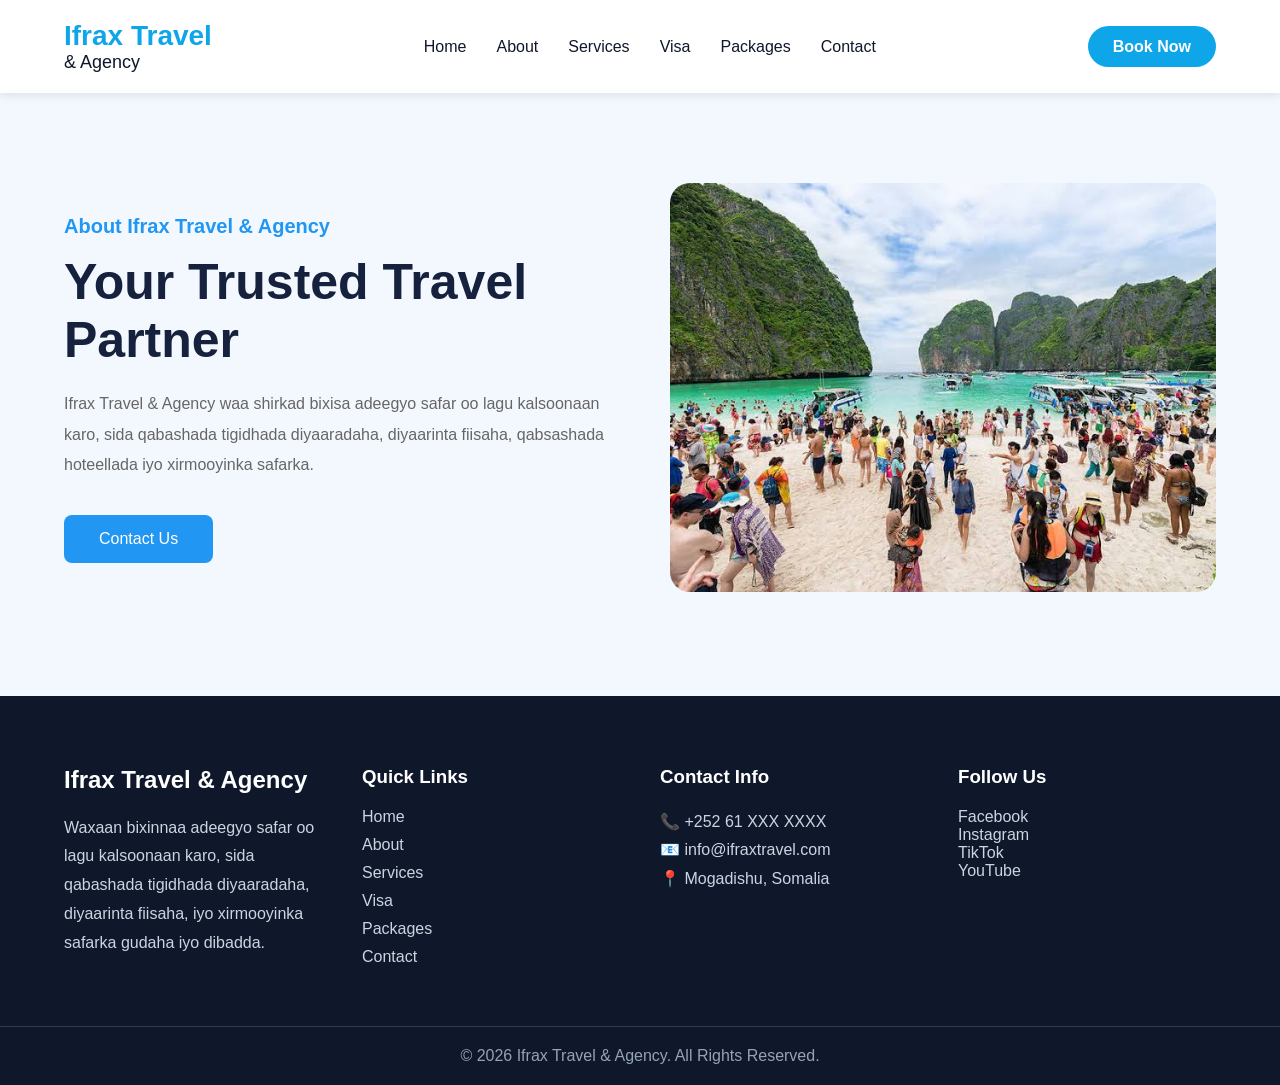
<file: about.html>
<!DOCTYPE html>
<html lang="en">

<head>

    <!-- Character Encoding -->
    <meta charset="UTF-8">

    <!-- Responsive Design -->
    <meta name="viewport" content="width=device-width, initial-scale=1.0">

    <!-- Website Title -->
    <title>Ifrax Travel & Agency</title>

    <!-- CSS File -->
    <link rel="stylesheet" href="css/style.css">

</head>

<body>

    <!-- Main Header Start -->
    <header class="main-header">

        <div class="container">

            <!-- Logo -->
            <div class="logo">
                <h1>Ifrax Travel</h1>
                <span>& Agency</span>
            </div>


            <!-- Navigation Menu -->
            <nav class="navbar">

                <ul>
                    <li><a href="index.html">Home</a></li>
                    <li><a href="about.html">About</a></li>
                    <li><a href="Services.html">Services</a></li>
                    <li><a href="Visa.html">Visa</a></li>
                    <li><a href="Packages.html">Packages</a></li>
                    <li><a href="Contact.html">Contact</a></li>
                </ul>

            </nav>


            <!-- Button -->
            <div class="header-btn">
                <a href="foom.html">Book Now</a>
            </div>


        </div>

    </header>
    <!-- Main Header End -->
     <!-- ================= HERO SECTION START ================= -->
      <!--================ ABOUT HERO START ================-->

<section class="about-hero">

    <div class="about-content">

        <h4>About Ifrax Travel & Agency</h4>

        <h1>Your Trusted Travel Partner</h1>

        <p>
            Ifrax Travel & Agency waa shirkad bixisa adeegyo safar oo lagu
            kalsoonaan karo, sida qabashada tigidhada diyaaradaha,
            diyaarinta fiisaha, qabsashada hoteellada iyo xirmooyinka safarka.
        </p>

        <a href="contact.html" class="about-btn">Contact Us</a>

    </div>

    <div class="about-image">

        <img src="sawiro/images 3.jpg" alt="About Image">

    </div>

</section>

<!--================ ABOUT HERO END ================-->




<footer class="footer">

    <div class="footer-container">

        <!-- Company -->
        <div class="footer-box">

            <h2>Ifrax Travel & Agency</h2>

            <p>
                Waxaan bixinnaa adeegyo safar oo lagu kalsoonaan karo, sida
                qabashada tigidhada diyaaradaha, diyaarinta fiisaha, iyo
                xirmooyinka safarka gudaha iyo dibadda.
            </p>

        </div>

        <!-- Quick Links -->
        <div class="footer-box">

            <h3>Quick Links</h3>

            <ul>
                <li><a href="index.html">Home</a></li>
                <li><a href="about.html">About</a></li>
                <li><a href="services.html">Services</a></li>
                <li><a href="visa.html">Visa</a></li>
                <li><a href="packages.html">Packages</a></li>
                <li><a href="contact.html">Contact</a></li>
            </ul>

        </div>

        <!-- Contact -->
        <div class="footer-box">

            <h3>Contact Info</h3>

            <p>📞 +252 61 XXX XXXX</p>
            <p>📧 info@ifraxtravel.com</p>
            <p>📍 Mogadishu, Somalia</p>

        </div>

        <!-- Social -->
        <div class="footer-box">

            <h3>Follow Us</h3>

            <a href="#">Facebook</a><br>
            <a href="#">Instagram</a><br>
            <a href="#">TikTok</a><br>
            <a href="#">YouTube</a>

        </div>

    </div>

    <div class="copyright">

        <p>
            © 2026 Ifrax Travel & Agency. All Rights Reserved.
        </p>

    </div>

</footer>

<!--================ FOOTER END ================-->


</body>


</html>
</file>
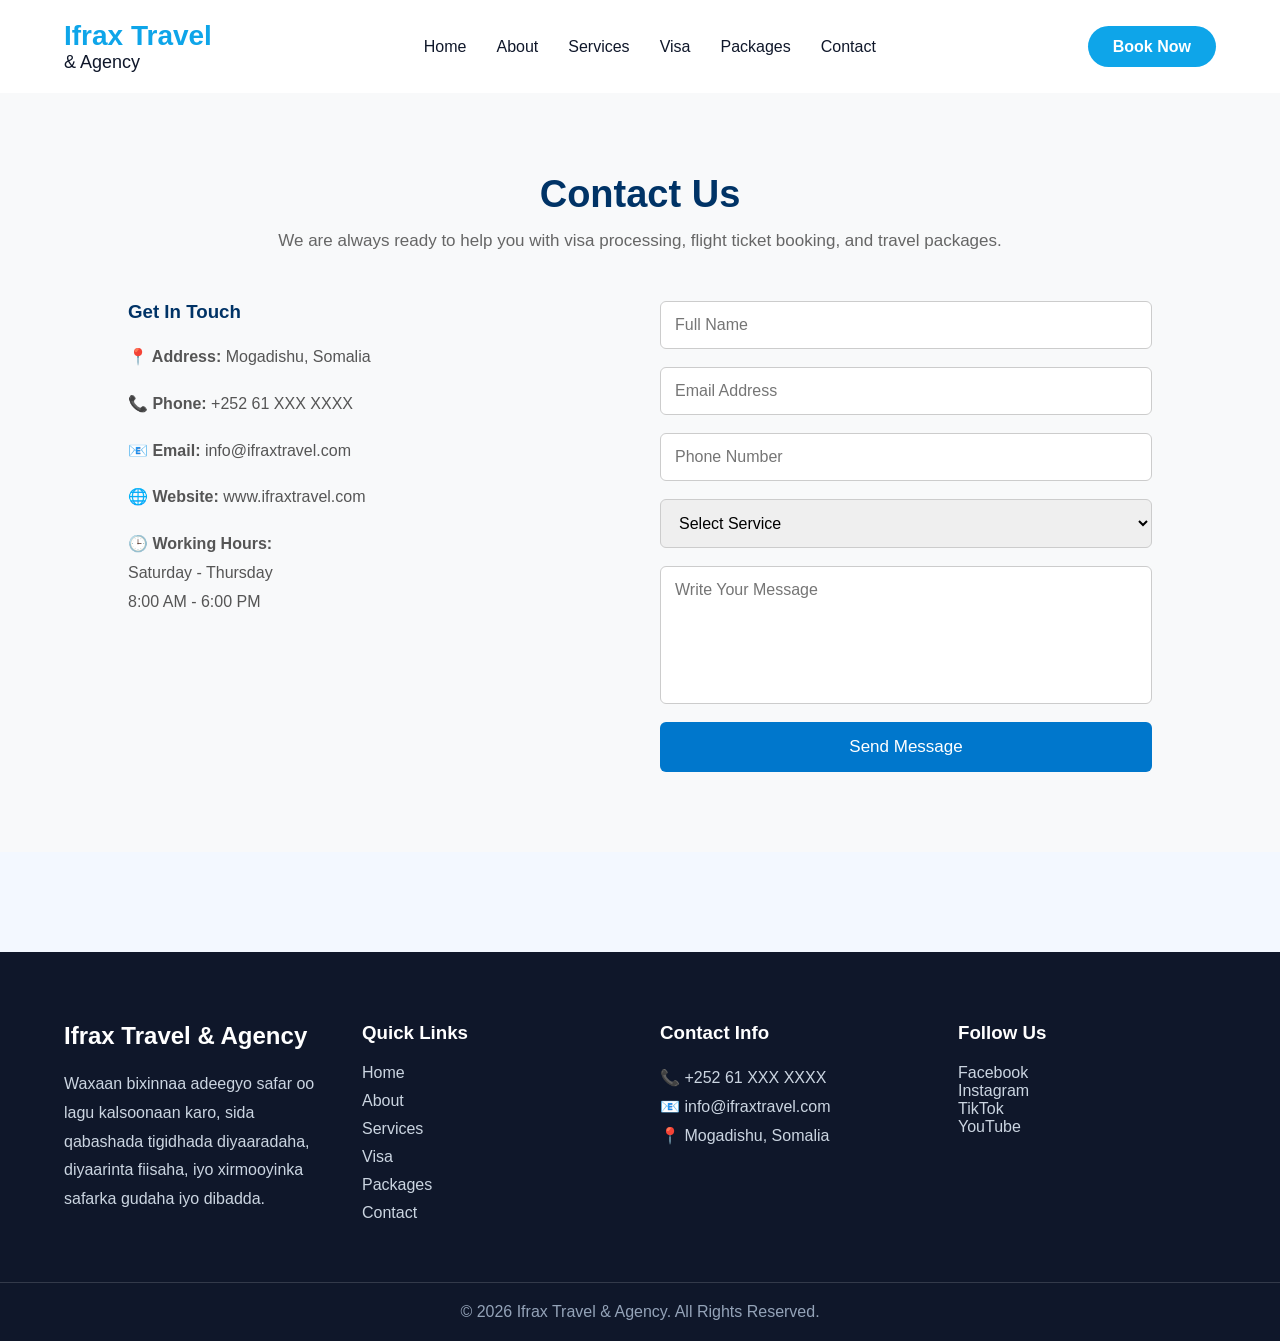
<file: Contact.html>
<!DOCTYPE html>
<html lang="en">

<head>

    <!-- Character Encoding -->
    <meta charset="UTF-8">

    <!-- Responsive Design -->
    <meta name="viewport" content="width=device-width, initial-scale=1.0">

    <!-- Website Title -->
    <title>Ifrax Travel & Agency</title>

    <!-- CSS File -->
    <link rel="stylesheet" href="css/style.css">

</head>

<body>

    <!-- Main Header Start -->
    <header class="main-header">

        <div class="container">

            <!-- Logo -->
            <div class="logo">
                <h1>Ifrax Travel</h1>
                <span>& Agency</span>
            </div>


            <!-- Navigation Menu -->
            <nav class="navbar">

                <ul>
                    <li><a href="index.html">Home</a></li>
                    <li><a href="about.html">About</a></li>
                    <li><a href="Services.html">Services</a></li>
                    <li><a href="Visa.html">Visa</a></li>
                    <li><a href="Packages.html">Packages</a></li>
                    <li><a href="Contact.html">Contact</a></li>
                </ul>

            </nav>


            <!-- Button -->
            <div class="header-btn">
                <a href="foom.html">Book Now</a>
            </div>


        </div>

    </header>
   <!-- Contact Section Start -->

<section class="contact">

    <div class="contact-title">
        <h2>Contact Us</h2>
        <p>
            We are always ready to help you with visa processing,
            flight ticket booking, and travel packages.
        </p>
    </div>

    <div class="contact-container">

        <!-- Contact Information -->

        <div class="contact-info">

            <h3>Get In Touch</h3>

            <p><strong>📍 Address:</strong> Mogadishu, Somalia</p>

            <p><strong>📞 Phone:</strong> +252 61 XXX XXXX</p>

            <p><strong>📧 Email:</strong> info@ifraxtravel.com</p>

            <p><strong>🌐 Website:</strong> www.ifraxtravel.com</p>

            <p><strong>🕒 Working Hours:</strong><br>
                Saturday - Thursday<br>
                8:00 AM - 6:00 PM
            </p>

        </div>

        <!-- Contact Form -->

        <div class="contact-form">

            <form>

                <input type="text"
                       placeholder="Full Name"
                       required>

                <input type="email"
                       placeholder="Email Address"
                       required>

                <input type="tel"
                       placeholder="Phone Number"
                       required>

                <select required>

                    <option value="">
                        Select Service
                    </option>

                    <option>
                        Visa Application
                    </option>

                    <option>
                        Flight Ticket Booking
                    </option>

                    <option>
                        Travel Package
                    </option>

                    <option>
                        Hotel Reservation
                    </option>

                </select>

                <textarea rows="6"
                    placeholder="Write Your Message"></textarea>

                <button type="submit">
                    Send Message
                </button>

            </form>

        </div>

    </div>

</section>

<!-- Contact Section End -->

    </form>

</div>

</body>
</html>


<footer class="footer">

    <div class="footer-container">

        <!-- Company -->
        <div class="footer-box">

            <h2>Ifrax Travel & Agency</h2>

            <p>
                Waxaan bixinnaa adeegyo safar oo lagu kalsoonaan karo, sida
                qabashada tigidhada diyaaradaha, diyaarinta fiisaha, iyo
                xirmooyinka safarka gudaha iyo dibadda.
            </p>

        </div>

        <!-- Quick Links -->
        <div class="footer-box">

            <h3>Quick Links</h3>

            <ul>
                <li><a href="index.html">Home</a></li>
                <li><a href="about.html">About</a></li>
                <li><a href="services.html">Services</a></li>
                <li><a href="visa.html">Visa</a></li>
                <li><a href="packages.html">Packages</a></li>
                <li><a href="contact.html">Contact</a></li>
            </ul>

        </div>

        <!-- Contact -->
        <div class="footer-box">

            <h3>Contact Info</h3>

            <p>📞 +252 61 XXX XXXX</p>
            <p>📧 info@ifraxtravel.com</p>
            <p>📍 Mogadishu, Somalia</p>

        </div>

        <!-- Social -->
        <div class="footer-box">

            <h3>Follow Us</h3>

            <a href="#">Facebook</a><br>
            <a href="#">Instagram</a><br>
            <a href="#">TikTok</a><br>
            <a href="#">YouTube</a>

        </div>

    </div>

    <div class="copyright">

        <p>
            © 2026 Ifrax Travel & Agency. All Rights Reserved.
        </p>

    </div>

</footer>

<!--================ FOOTER END ================-->


</body>


</html>
</file>
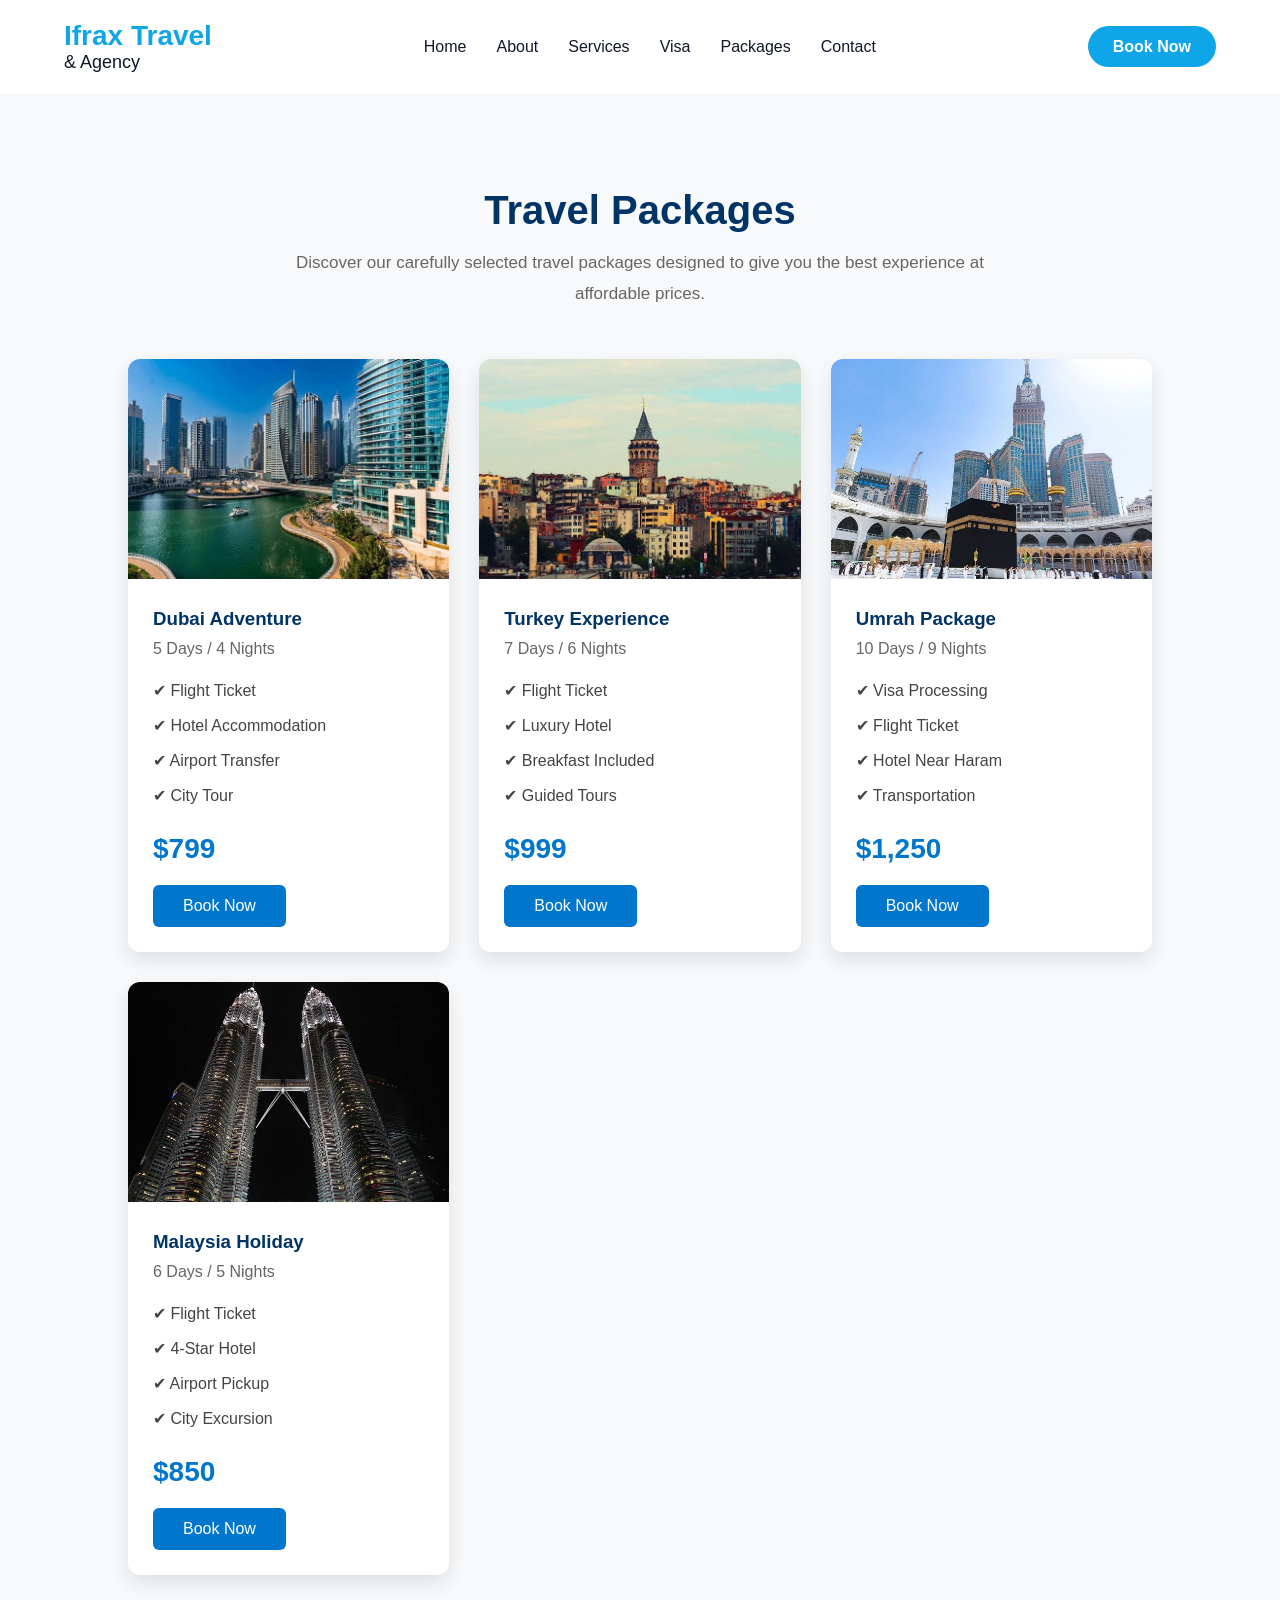
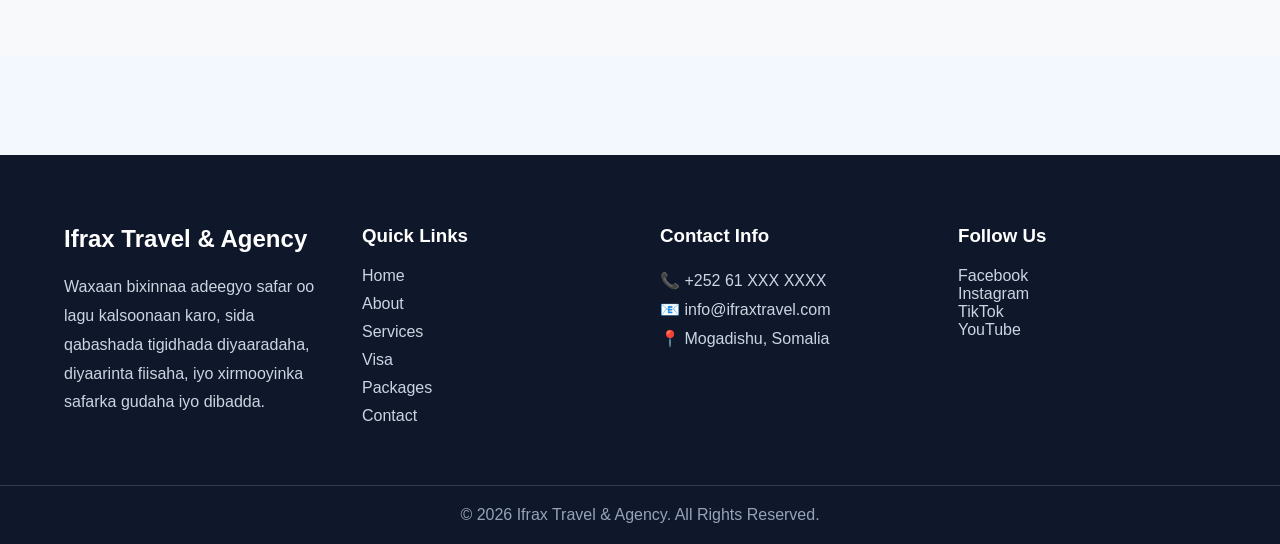
<file: Packages.html>
<!DOCTYPE html>
<html lang="en">

<head>

    <!-- Character Encoding -->
    <meta charset="UTF-8">

    <!-- Responsive Design -->
    <meta name="viewport" content="width=device-width, initial-scale=1.0">

    <!-- Website Title -->
    <title>Ifrax Travel & Agency</title>

    <!-- CSS File -->
    <link rel="stylesheet" href="css/style.css">

</head>

<body>

    <!-- Main Header Start -->
<header class="main-header">

        <div class="container">

            <!-- Logo -->
            <div class="logo">
                <h1>Ifrax Travel</h1>
                <span>& Agency</span>
            </div>


            <!-- Navigation Menu -->
            <nav class="navbar">

                <ul>
                    <li><a href="index.html">Home</a></li>
                    <li><a href="about.html">About</a></li>
                    <li><a href="Services.html">Services</a></li>
                    <li><a href="Visa.html">Visa</a></li>
                    <li><a href="Packages.html">Packages</a></li>
                    <li><a href="Contact.html">Contact</a></li>
                </ul>

            </nav>


            <!-- Button -->
            <div class="header-btn">
                <a href="foom.html">Book Now</a>
            </div>


        </div>

    </header>
    <!--================ PACKAGES START ================-->

<section class="packages">

    <div class="section-title">

        <h2>Travel Packages</h2>

        <p>
            Discover our carefully selected travel packages designed
            to give you the best experience at affordable prices.
        </p>

    </div>

    <div class="packages-container">

        <!-- Package 1 -->

        <div class="package-card">

            <img src="sawiro/d1.jpg" alt="Dubai Tour">

            <div class="package-content">

                <h3>Dubai Adventure</h3>

                <p>5 Days / 4 Nights</p>

                <ul>
                    <li>✔ Flight Ticket</li>
                    <li>✔ Hotel Accommodation</li>
                    <li>✔ Airport Transfer</li>
                    <li>✔ City Tour</li>
                </ul>

                <h4>$799</h4>

                <a href="foom.html" class="package-btn">Book Now</a>

            </div>

        </div>

        <!-- Package 2 -->

        <div class="package-card">

            <img src="sawiro/t2.jpg" alt="Turkey Tour">

            <div class="package-content">

                <h3>Turkey Experience</h3>

                <p>7 Days / 6 Nights</p>

                <ul>
                    <li>✔ Flight Ticket</li>
                    <li>✔ Luxury Hotel</li>
                    <li>✔ Breakfast Included</li>
                    <li>✔ Guided Tours</li>
                </ul>

                <h4>$999</h4>

                <a href="foom.html" class="package-btn">Book Now</a>

            </div>

        </div>

        <!-- Package 3 -->

        <div class="package-card">

            <img src="sawiro/umrah 3.jpg" alt="Umrah Package">

            <div class="package-content">

                <h3>Umrah Package</h3>

                <p>10 Days / 9 Nights</p>

                <ul>
                    <li>✔ Visa Processing</li>
                    <li>✔ Flight Ticket</li>
                    <li>✔ Hotel Near Haram</li>
                    <li>✔ Transportation</li>
                </ul>

                <h4>$1,250</h4>

                <a href="foom.html" class="package-btn">Book Now</a>

            </div>

        </div>

        <!-- Package 4 -->

        <div class="package-card">

            <img src="sawiro/m4.jpg" alt="Malaysia Tour">

            <div class="package-content">

                <h3>Malaysia Holiday</h3>

                <p>6 Days / 5 Nights</p>

                <ul>
                    <li>✔ Flight Ticket</li>
                    <li>✔ 4-Star Hotel</li>
                    <li>✔ Airport Pickup</li>
                    <li>✔ City Excursion</li>
                </ul>

                <h4>$850</h4>

                <a href="foom.html" class="package-btn">Book Now</a>

            </div>

        </div>

    </div>

</section>

<!--================ PACKAGES END ================-->   
<footer class="footer">

    <div class="footer-container">

        <!-- Company -->
        <div class="footer-box">

            <h2>Ifrax Travel & Agency</h2>

            <p>
                Waxaan bixinnaa adeegyo safar oo lagu kalsoonaan karo, sida
                qabashada tigidhada diyaaradaha, diyaarinta fiisaha, iyo
                xirmooyinka safarka gudaha iyo dibadda.
            </p>

        </div>

        <!-- Quick Links -->
        <div class="footer-box">

            <h3>Quick Links</h3>

            <ul>
                <li><a href="index.html">Home</a></li>
                <li><a href="about.html">About</a></li>
                <li><a href="services.html">Services</a></li>
                <li><a href="visa.html">Visa</a></li>
                <li><a href="packages.html">Packages</a></li>
                <li><a href="contact.html">Contact</a></li>
            </ul>

        </div>

        <!-- Contact -->
        <div class="footer-box">

            <h3>Contact Info</h3>

            <p>📞 +252 61 XXX XXXX</p>
            <p>📧 info@ifraxtravel.com</p>
            <p>📍 Mogadishu, Somalia</p>

        </div>

        <!-- Social -->
        <div class="footer-box">

            <h3>Follow Us</h3>

            <a href="#">Facebook</a><br>
            <a href="#">Instagram</a><br>
            <a href="#">TikTok</a><br>
            <a href="#">YouTube</a>

        </div>

    </div>

    <div class="copyright">

        <p>
            © 2026 Ifrax Travel & Agency. All Rights Reserved.
        </p>

    </div>

</footer>

<!--================ FOOTER END ================-->


</body>


</html>
</file>
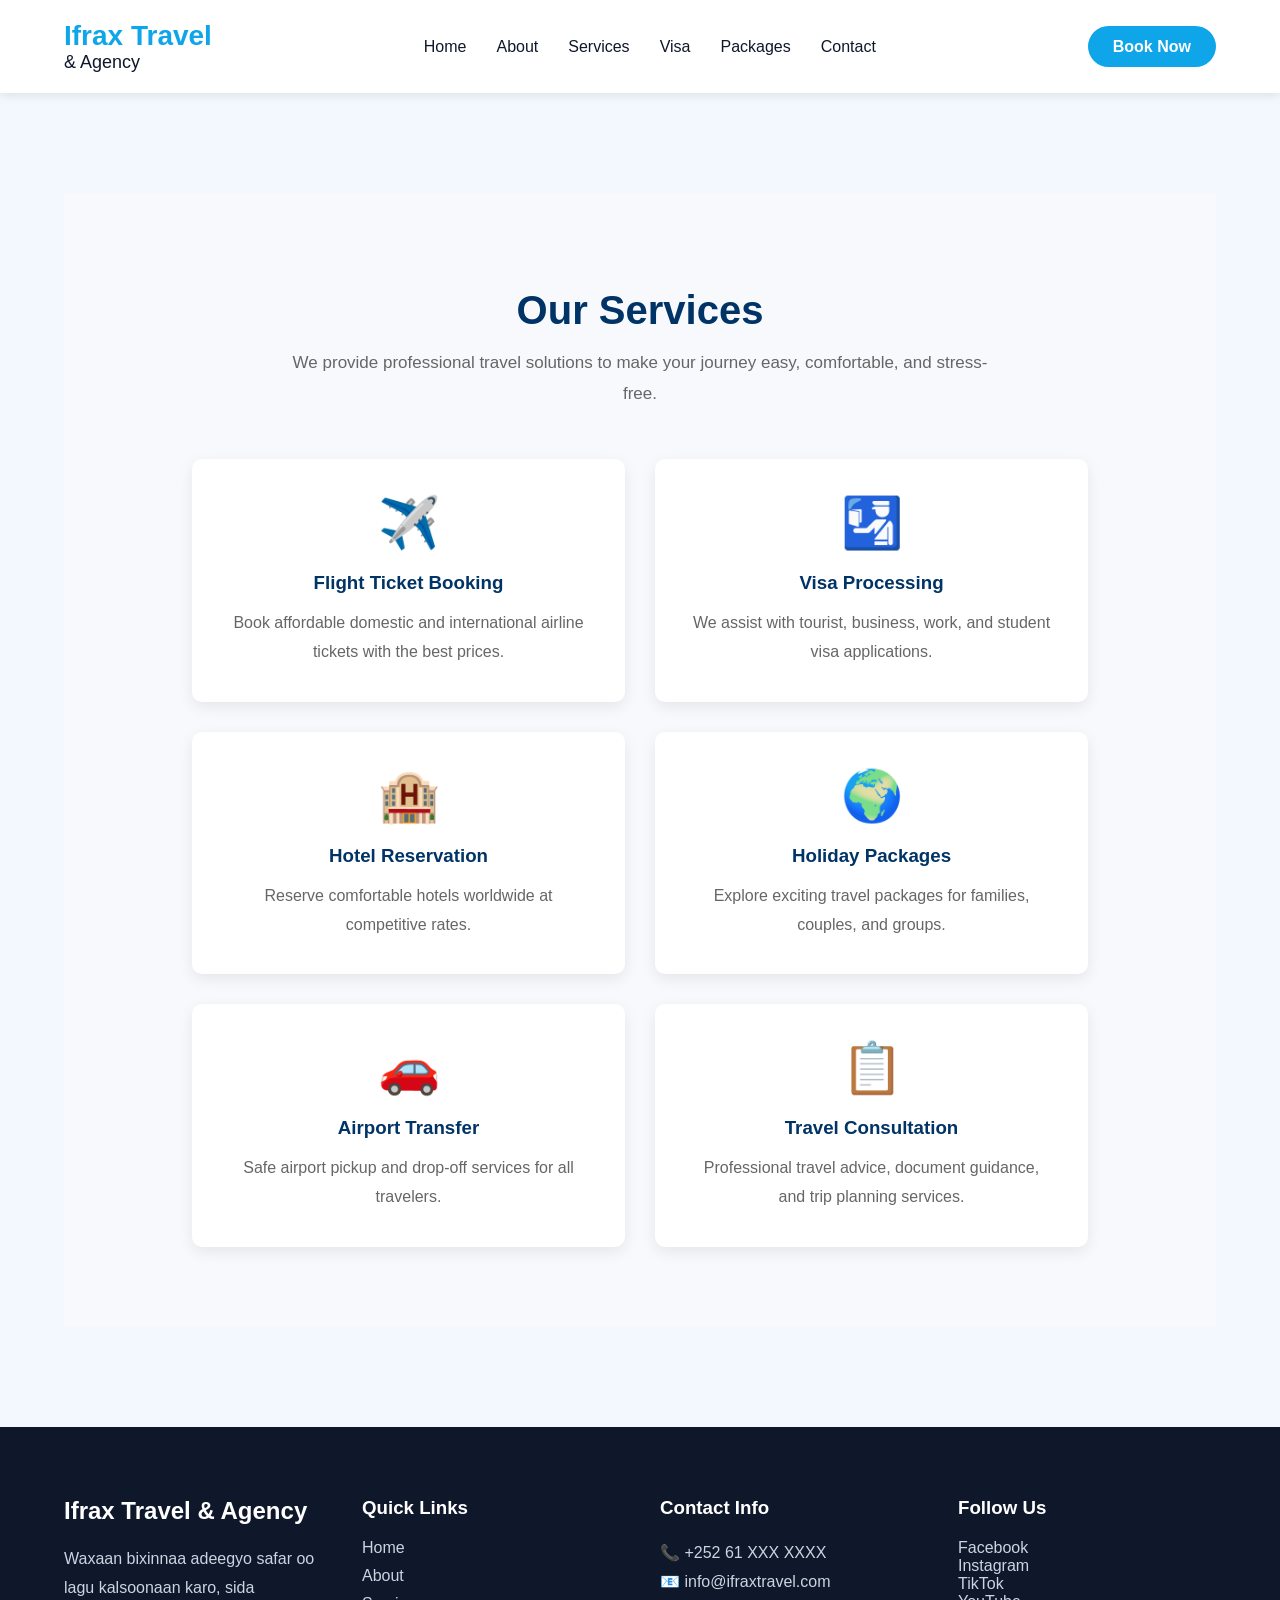
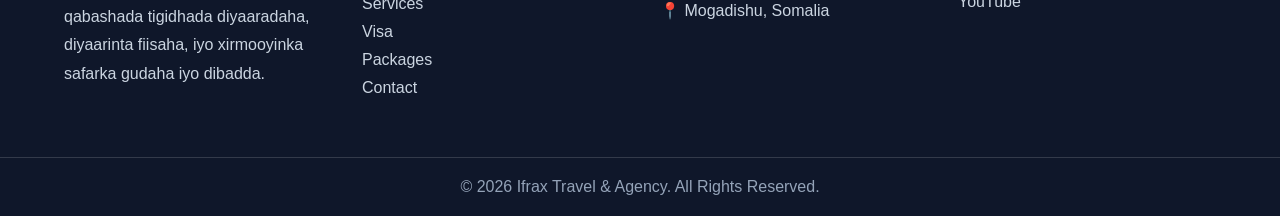
<file: Services.html>
<!DOCTYPE html>
<html lang="en">

<head>

    <!-- Character Encoding -->
    <meta charset="UTF-8">

    <!-- Responsive Design -->
    <meta name="viewport" content="width=device-width, initial-scale=1.0">

    <!-- Website Title -->
    <title>Ifrax Travel & Agency</title>

    <!-- CSS File -->
    <link rel="stylesheet" href="css/style.css">

</head>

<body>

    <!-- Main Header Start -->
    <header class="main-header">

        <div class="container">

            <!-- Logo -->
            <div class="logo">
                <h1>Ifrax Travel</h1>
                <span>& Agency</span>
            </div>


            <!-- Navigation Menu -->
            <nav class="navbar">

                <ul>
                    <li><a href="index.html">Home</a></li>
                    <li><a href="about.html">About</a></li>
                    <li><a href="Services.html">Services</a></li>
                    <li><a href="Visa.html">Visa</a></li>
                    <li><a href="Packages.html">Packages</a></li>
                    <li><a href="Contact.html">Contact</a></li>
                </ul>

            </nav>


            <!-- Button -->
            <div class="header-btn">
                <a href="foom.html">Book Now</a>
            </div>


        </div>

    </header>
    <!--================ SERVICES START ================-->

<section class="services">

    <div class="section-title">

        <h2>Our Services</h2>

        <p>
            We provide professional travel solutions to make your journey easy,
            comfortable, and stress-free.
        </p>

    </div>

    <div class="services-container">

        <!-- Service 1 -->
        <div class="service-box">

            <div class="service-icon">✈️</div>

            <h3>Flight Ticket Booking</h3>

            <p>
                Book affordable domestic and international airline tickets
                with the best prices.
            </p>

        </div>

        <!-- Service 2 -->
        <div class="service-box">

            <div class="service-icon">🛂</div>

            <h3>Visa Processing</h3>

            <p>
                We assist with tourist, business, work,
                and student visa applications.
            </p>

        </div>

        <!-- Service 3 -->
        <div class="service-box">

            <div class="service-icon">🏨</div>

            <h3>Hotel Reservation</h3>

            <p>
                Reserve comfortable hotels worldwide
                at competitive rates.
            </p>

        </div>

        <!-- Service 4 -->
        <div class="service-box">

            <div class="service-icon">🌍</div>

            <h3>Holiday Packages</h3>

            <p>
                Explore exciting travel packages for
                families, couples, and groups.
            </p>

        </div>

        <!-- Service 5 -->
        <div class="service-box">

            <div class="service-icon">🚗</div>

            <h3>Airport Transfer</h3>

            <p>
                Safe airport pickup and drop-off
                services for all travelers.
            </p>

        </div>

        <!-- Service 6 -->
        <div class="service-box">

            <div class="service-icon">📋</div>

            <h3>Travel Consultation</h3>

            <p>
                Professional travel advice, document guidance,
                and trip planning services.
            </p>

        </div>

    </div>

</section>

<!--================ SERVICES END ================-->

<!--================ SERVICES END ================-->
<footer class="footer">

    <div class="footer-container">

        <!-- Company -->
        <div class="footer-box">

            <h2>Ifrax Travel & Agency</h2>

            <p>
                Waxaan bixinnaa adeegyo safar oo lagu kalsoonaan karo, sida
                qabashada tigidhada diyaaradaha, diyaarinta fiisaha, iyo
                xirmooyinka safarka gudaha iyo dibadda.
            </p>

        </div>

        <!-- Quick Links -->
        <div class="footer-box">

            <h3>Quick Links</h3>

            <ul>
                <li><a href="index.html">Home</a></li>
                <li><a href="about.html">About</a></li>
                <li><a href="services.html">Services</a></li>
                <li><a href="visa.html">Visa</a></li>
                <li><a href="packages.html">Packages</a></li>
                <li><a href="contact.html">Contact</a></li>
            </ul>

        </div>

        <!-- Contact -->
        <div class="footer-box">

            <h3>Contact Info</h3>

            <p>📞 +252 61 XXX XXXX</p>
            <p>📧 info@ifraxtravel.com</p>
            <p>📍 Mogadishu, Somalia</p>

        </div>

        <!-- Social -->
        <div class="footer-box">

            <h3>Follow Us</h3>

            <a href="#">Facebook</a><br>
            <a href="#">Instagram</a><br>
            <a href="#">TikTok</a><br>
            <a href="#">YouTube</a>

        </div>

    </div>

    <div class="copyright">

        <p>
            © 2026 Ifrax Travel & Agency. All Rights Reserved.
        </p>

    </div>

</footer>

<!--================ FOOTER END ================-->


</body>


</html>
</file>
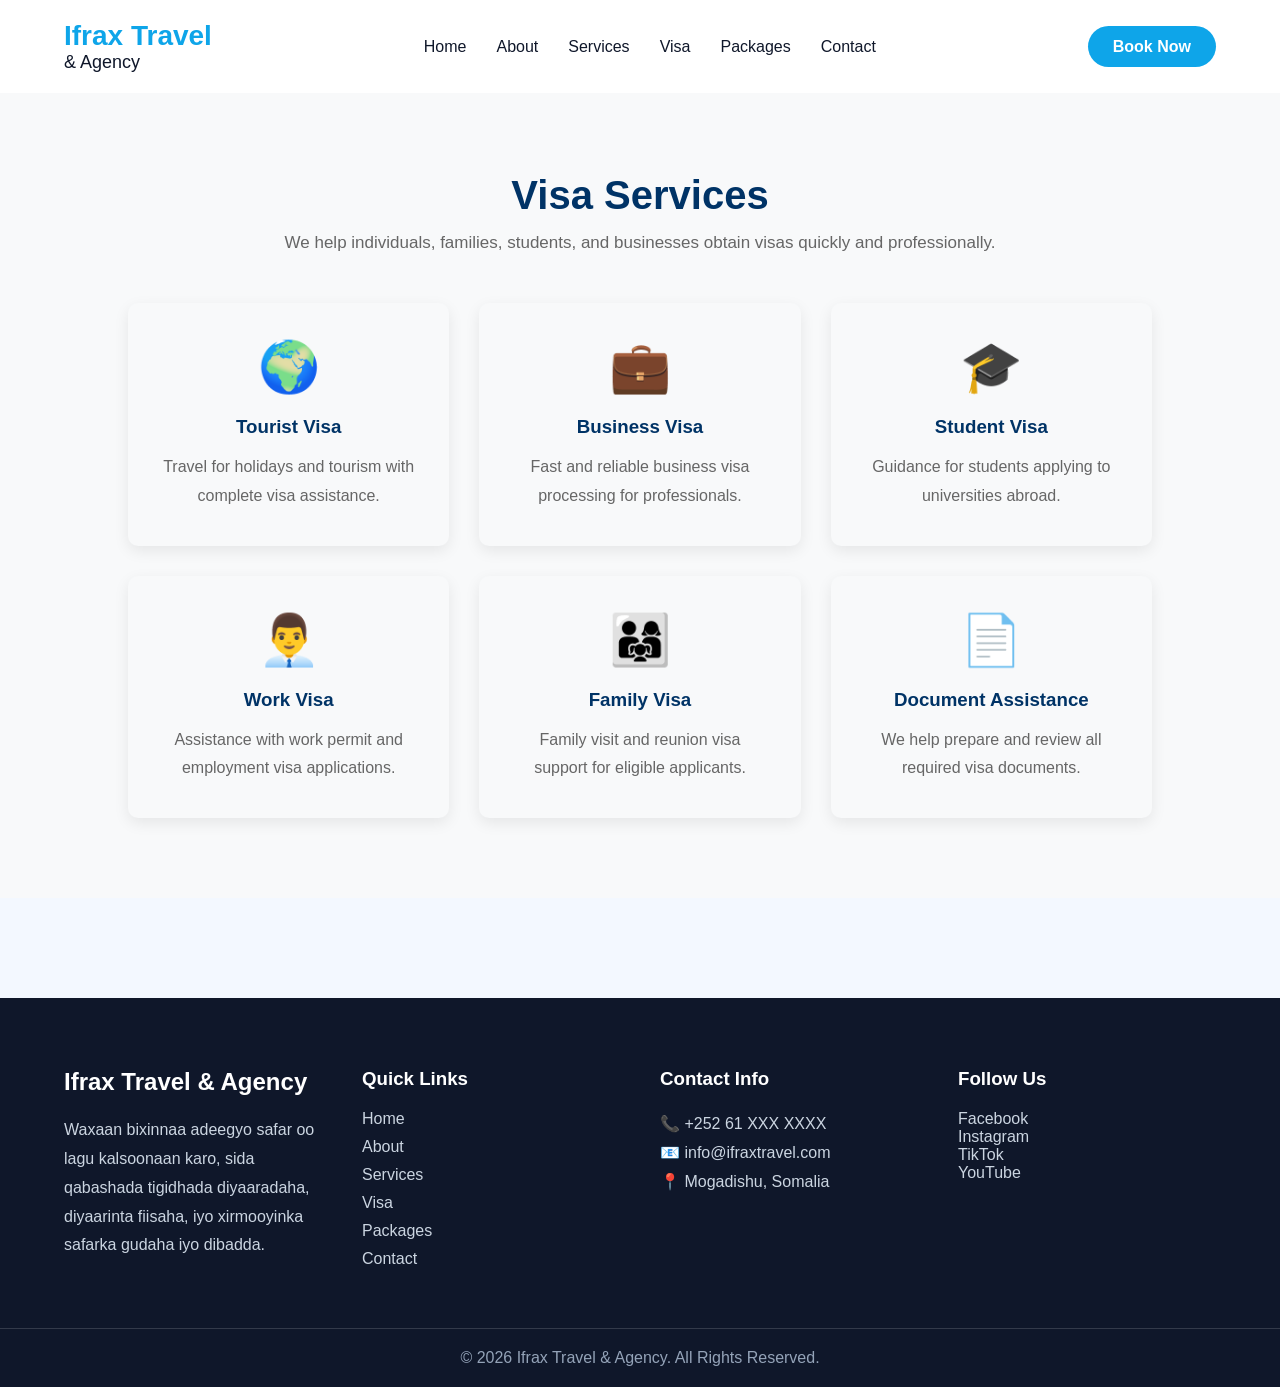
<file: Visa.html>
<!DOCTYPE html>
<html lang="en">

<head>

    <!-- Character Encoding -->
    <meta charset="UTF-8">

    <!-- Responsive Design -->
    <meta name="viewport" content="width=device-width, initial-scale=1.0">

    <!-- Website Title -->
    <title>Ifrax Travel & Agency</title>

    <!-- CSS File -->
    <link rel="stylesheet" href="css/style.css">

</head>

<body>

    <!-- Main Header Start -->
<header class="main-header">

        <div class="container">

            <!-- Logo -->
            <div class="logo">
                <h1>Ifrax Travel</h1>
                <span>& Agency</span>
            </div>


            <!-- Navigation Menu -->
            <nav class="navbar">

                <ul>
                    <li><a href="index.html">Home</a></li>
                    <li><a href="about.html">About</a></li>
                    <li><a href="Services.html">Services</a></li>
                    <li><a href="Visa.html">Visa</a></li>
                    <li><a href="Packages.html">Packages</a></li>
                    <li><a href="Contact.html">Contact</a></li>
                </ul>

            </nav>


            <!-- Button -->
            <div class="header-btn">
                <a href="foom.html">Book Now</a>
            </div>


        </div>

    </header>
    <!--================ VISA SECTION START ================-->

<section class="visa">

    <div class="visa-title">

        <h2>Visa Services</h2>

        <p>
            We help individuals, families, students, and businesses obtain
            visas quickly and professionally.
        </p>

    </div>

    <div class="visa-container">

        <div class="visa-box">
            <div class="visa-icon">🌍</div>
            <h3>Tourist Visa</h3>
            <p>
                Travel for holidays and tourism with complete visa assistance.
            </p>
        </div>

        <div class="visa-box">
            <div class="visa-icon">💼</div>
            <h3>Business Visa</h3>
            <p>
                Fast and reliable business visa processing for professionals.
            </p>
        </div>

        <div class="visa-box">
            <div class="visa-icon">🎓</div>
            <h3>Student Visa</h3>
            <p>
                Guidance for students applying to universities abroad.
            </p>
        </div>

        <div class="visa-box">
            <div class="visa-icon">👨‍💼</div>
            <h3>Work Visa</h3>
            <p>
                Assistance with work permit and employment visa applications.
            </p>
        </div>

        <div class="visa-box">
            <div class="visa-icon">👨‍👩‍👧</div>
            <h3>Family Visa</h3>
            <p>
                Family visit and reunion visa support for eligible applicants.
            </p>
        </div>

        <div class="visa-box">
            <div class="visa-icon">📄</div>
            <h3>Document Assistance</h3>
            <p>
                We help prepare and review all required visa documents.
            </p>
        </div>

    </div>

</section>

<!--================ VISA SECTION END ================-->    
<footer class="footer">

    <div class="footer-container">

        <!-- Company -->
        <div class="footer-box">

            <h2>Ifrax Travel & Agency</h2>

            <p>
                Waxaan bixinnaa adeegyo safar oo lagu kalsoonaan karo, sida
                qabashada tigidhada diyaaradaha, diyaarinta fiisaha, iyo
                xirmooyinka safarka gudaha iyo dibadda.
            </p>

        </div>

        <!-- Quick Links -->
        <div class="footer-box">

            <h3>Quick Links</h3>

            <ul>
                <li><a href="index.html">Home</a></li>
                <li><a href="about.html">About</a></li>
                <li><a href="services.html">Services</a></li>
                <li><a href="visa.html">Visa</a></li>
                <li><a href="packages.html">Packages</a></li>
                <li><a href="contact.html">Contact</a></li>
            </ul>

        </div>

        <!-- Contact -->
        <div class="footer-box">

            <h3>Contact Info</h3>

            <p>📞 +252 61 XXX XXXX</p>
            <p>📧 info@ifraxtravel.com</p>
            <p>📍 Mogadishu, Somalia</p>

        </div>

        <!-- Social -->
        <div class="footer-box">

            <h3>Follow Us</h3>

            <a href="#">Facebook</a><br>
            <a href="#">Instagram</a><br>
            <a href="#">TikTok</a><br>
            <a href="#">YouTube</a>

        </div>

    </div>

    <div class="copyright">

        <p>
            © 2026 Ifrax Travel & Agency. All Rights Reserved.
        </p>

    </div>

</footer>

<!--================ FOOTER END ================-->


</body>


</html>
</file>
<file: css/style.css>
/* Google Font */
@import url('https://fonts.googleapis.com/css2?family=Poppins:wght@400;500;600;700&display=swap');


/* General Setting */
*{
    margin: 0;
    padding: 0;
    box-sizing: border-box;
}


body{
    font-family: 'Poppins', sans-serif;
}


/* Container */
.container{
    width: 90%;
    max-width: 1200px;
    margin: auto;

    display: flex;
    align-items: center;
    justify-content: space-between;
}


/* Main Header */
.main-header{

    background-color: #ffffff;
    padding: 20px 0;

    box-shadow: 0 2px 10px rgba(0,0,0,0.1);

}


/* Logo */
.logo h1{

    color: #0ea5e9;
    font-size: 28px;

}


.logo span{

    color: #0f172a;
    font-size: 18px;

}


/* Navbar */

.navbar ul{

    display: flex;
    list-style: none;
    gap: 30px;

}


.navbar ul li a{

    text-decoration: none;
    color: #0f172a;
    font-size: 16px;
    font-weight: 500;

    transition: 0.3s;

}


.navbar ul li a:hover{

    color: #0ea5e9;

}


/* Button */

.header-btn a{

    text-decoration: none;
    background-color: #0ea5e9;
    color: white;

    padding: 12px 25px;
    border-radius: 25px;

    font-weight: 600;

    transition: 0.3s;

}


.header-btn a:hover{

    background-color: #0f172a;

}
/* ================= HERO SECTION ================= */

.hero{
    width: 90%;
    max-width: 1200px;
    margin: 70px auto;

    display: flex;
    justify-content: space-between;
    align-items: center;
    gap: 50px;
}

.hero-content{
    flex: 1;
}

.hero-content h4{
    color: #0ea5e9;
    font-size: 20px;
    margin-bottom: 15px;
}

.hero-content h1{
    font-size: 55px;
    color: #0f172a;
    line-height: 1.2;
    margin-bottom: 25px;
}

.hero-content p{
    font-size: 18px;
    color: #64748b;
    line-height: 1.8;
    margin-bottom: 35px;
}

.hero-buttons{
    display: flex;
    gap: 20px;
}

.btn-primary{
    background: #0ea5e9;
    color: #fff;
    padding: 14px 32px;
    text-decoration: none;
    border-radius: 8px;
    font-weight: 600;
}

.btn-primary:hover{
    background: #0284c7;
}

.btn-secondary{
    border: 2px solid #0ea5e9;
    color: #0ea5e9;
    padding: 14px 32px;
    text-decoration: none;
    border-radius: 8px;
    font-weight: 600;
}

.btn-secondary:hover{
    background: #0ea5e9;
    color: white;
}

.hero-image{
    flex: 1;
}

.hero-image img{
    width: 100%;
    border-radius: 20px;
}
/* ================= SERVICES ================= */

.services{

    width:90%;
    max-width:1200px;
    margin:100px auto;

}

.section-title{

    text-align:center;
    margin-bottom:60px;

}

.section-title h5{

    color:#0ea5e9;
    font-size:18px;

}

.section-title h2{

    font-size:40px;
    color:#0f172a;
    margin:15px 0;

}

.section-title p{

    color:#64748b;
    line-height:1.8;
    max-width:700px;
    margin:auto;

}

.service-container{

    display:grid;
    grid-template-columns:repeat(4,1fr);
    gap:30px;

}

.service-card{

    background:#fff;
    border-radius:15px;
    overflow:hidden;
    box-shadow:0 5px 20px rgba(0,0,0,.08);
    transition:.3s;

}

.service-card:hover{

    transform:translateY(-10px);

}

.service-card img{

    width:100%;
    height:220px;
    object-fit:cover;

}

.service-card h3{

    padding:20px;
    color:#0f172a;

}

.service-card p{

    padding:0 20px 25px;
    color:#64748b;
    line-height:1.7;

}
/* ================= HOW IT WORKS ================= */

.process{

    width:90%;
    max-width:1200px;
    margin:100px auto;

}

.process-container{

    display:grid;
    grid-template-columns:repeat(4,1fr);
    gap:30px;

}

.process-card{

    background:#ffffff;
    padding:40px 25px;
    text-align:center;
    border-radius:15px;
    box-shadow:0 5px 20px rgba(0,0,0,.08);
    transition:.3s;

}

.process-card:hover{

    transform:translateY(-10px);

}

.number{

    width:70px;
    height:70px;

    margin:0 auto 25px;

    background:#0ea5e9;
    color:white;

    border-radius:50%;

    display:flex;
    justify-content:center;
    align-items:center;

    font-size:24px;
    font-weight:700;

}

.process-card h3{

    color:#0f172a;
    margin-bottom:15px;

}

.process-card p{

    color:#64748b;
    line-height:1.8;

}
/*================ FOOTER =================*/

.footer{

    background:#0f172a;
    color:white;
    margin-top:100px;
    padding:70px 0 20px;

}

.footer-container{

    width:90%;
    max-width:1200px;
    margin:auto;

    display:grid;
    grid-template-columns:repeat(4,1fr);
    gap:40px;

}

.footer-box h2,
.footer-box h3{

    margin-bottom:20px;

}

.footer-box p{

    color:#cbd5e1;
    line-height:1.8;

}

.footer-box ul{

    list-style:none;

}

.footer-box ul li{

    margin-bottom:10px;

}

.footer-box ul li a,
.footer-box a{

    color:#cbd5e1;
    text-decoration:none;
    transition:.3s;

}

.footer-box ul li a:hover,
.footer-box a:hover{

    color:#0ea5e9;

}

.copyright{

    text-align:center;
    margin-top:50px;
    padding-top:20px;
    border-top:1px solid rgba(255,255,255,.15);

}

.copyright p{

    color:#94a3b8;

}
/*================ ABOUT HERO =================*/

.about-hero{

    width:90%;
    max-width:1200px;
    margin:90px auto;

    display:flex;
    justify-content:space-between;
    align-items:center;
    gap:60px;

}

.about-content{

    flex:1;

}

.about-content h4{

    color:#2196f3;
    font-size:20px;
    margin-bottom:15px;

}

.about-content h1{

    font-size:50px;
    color:#16213e;
    margin-bottom:20px;

}

.about-content p{

    color:#666;
    line-height:1.9;
    margin-bottom:35px;

}

.about-btn{

    display:inline-block;
    padding:15px 35px;

    background:#2196f3;
    color:#fff;

    text-decoration:none;

    border-radius:8px;

    transition:.3s;

}

.about-btn:hover{

    background:#0b79d0;

}

.about-image{

    flex:1;

}

.about-image img{

    width:100%;
    border-radius:20px;

}
*{
    margin:0;
    padding:0;
    box-sizing:border-box;
    font-family:Arial,sans-serif;
}

body{
    background:#f3f8ff;
}

.booking-container{

    width:90%;
    max-width:700px;

    margin:60px auto;

    background:#fff;

    padding:35px;

    border-radius:10px;

    box-shadow:0 5px 20px rgba(0,0,0,.15);

}

.booking-container h2{

    text-align:center;

    color:#0066cc;

    margin-bottom:10px;

}

.booking-container p{

    text-align:center;

    color:#666;

    margin-bottom:30px;

}

.input-box{

    margin-bottom:20px;

}

.input-box label{

    display:block;

    margin-bottom:8px;

    font-weight:bold;

}

.input-box input,
.input-box select,
.input-box textarea{

    width:100%;

    padding:14px;

    border:1px solid #ccc;

    border-radius:6px;

    font-size:16px;

}

.input-box input:focus,
.input-box select:focus,
.input-box textarea:focus{

    border:1px solid #0066cc;

    outline:none;

}

textarea{

    resize:none;

}

.btn{

    width:100%;

    padding:15px;

    background:#0066cc;

    color:#fff;

    border:none;

    border-radius:6px;

    cursor:pointer;

    font-size:18px;

    transition:.3s;

}

.btn:hover{

    background:#004999;

}
/* CONTACT */

.contact{

    padding:80px 10%;

    background:#f8f9fa;

}

.contact-title{

    text-align:center;

    margin-bottom:50px;

}

.contact-title h2{

    font-size:38px;

    color:#003366;

    margin-bottom:15px;

}

.contact-title p{

    color:#666;

    font-size:17px;

}

.contact-container{

    display:flex;

    justify-content:space-between;

    gap:40px;

    flex-wrap:wrap;

}

.contact-info{

    flex:1;

    min-width:300px;

}

.contact-info h3{

    color:#003366;

    margin-bottom:20px;

}

.contact-info p{

    margin-bottom:18px;

    color:#555;

    line-height:1.8;

}

.contact-form{

    flex:1;

    min-width:300px;

}

.contact-form form{

    display:flex;

    flex-direction:column;

    gap:18px;

}

.contact-form input,
.contact-form select,
.contact-form textarea{

    width:100%;

    padding:14px;

    border:1px solid #ccc;

    border-radius:6px;

    outline:none;

    font-size:16px;

}

.contact-form input:focus,
.contact-form select:focus,
.contact-form textarea:focus{

    border-color:#0077cc;

}

.contact-form textarea{

    resize:none;

}

.contact-form button{

    background:#0077cc;

    color:white;

    border:none;

    padding:15px;

    border-radius:6px;

    font-size:17px;

    cursor:pointer;

    transition:.3s;

}

.contact-form button:hover{

    background:#005fa3;

}

@media(max-width:768px){

.contact-container{

flex-direction:column;

}

}
/*================ SERVICES ================*/

.services{

    padding:80px 10%;

    background:#f7f9fc;

}

.section-title{

    text-align:center;

    margin-bottom:50px;

}

.section-title h2{

    font-size:40px;

    color:#003366;

    margin-bottom:15px;

}

.section-title p{

    color:#666;

    font-size:17px;

}

.services-container{

    display:grid;

    grid-template-columns:repeat(auto-fit,minmax(280px,1fr));

    gap:30px;

}

.service-box{

    background:#fff;

    padding:35px;

    text-align:center;

    border-radius:10px;

    box-shadow:0 5px 15px rgba(0,0,0,.08);

    transition:.4s;

}

.service-box:hover{

    transform:translateY(-10px);

}

.service-icon{

    font-size:50px;

    margin-bottom:20px;

}

.service-box h3{

    color:#003366;

    margin-bottom:15px;

}

.service-box p{

    color:#666;

    line-height:1.8;

}
/*================ VISA SECTION ================*/

.visa{

    padding:80px 10%;

    background:#ffffff;

}

.visa-title{

    text-align:center;

    margin-bottom:50px;

}

.visa-title h2{

    font-size:40px;

    color:#003366;

    margin-bottom:15px;

}

.visa-title p{

    font-size:17px;

    color:#666;

}

.visa-container{

    display:grid;

    grid-template-columns:repeat(auto-fit,minmax(280px,1fr));

    gap:30px;

}

.visa-box{

    background:#f8f9fa;

    padding:35px;

    border-radius:10px;

    text-align:center;

    box-shadow:0 5px 15px rgba(0,0,0,.08);

    transition:.3s;

}

.visa-box:hover{

    transform:translateY(-10px);

}

.visa-icon{

    font-size:50px;

    margin-bottom:20px;

}

.visa-box h3{

    color:#003366;

    margin-bottom:15px;

}

.visa-box p{

    color:#666;

    line-height:1.8;

}
/*================ VISA SECTION ================*/

.visa{

    padding:80px 10%;

    background:#f8f9fa;

}

.visa-container{

    display:grid;

    grid-template-columns:repeat(auto-fit,minmax(280px,1fr));

    gap:30px;

}

.visa-card{

    background:#ffffff;

    padding:30px;

    border-radius:10px;

    text-align:center;

    box-shadow:0 5px 15px rgba(0,0,0,.1);

    transition:.4s;

}

.visa-card:hover{

    transform:translateY(-8px);

}

.visa-card h3{

    color:#003366;

    margin-bottom:15px;

    font-size:24px;

}

.visa-card p{

    color:#666;

    line-height:1.8;

}
/*================ PACKAGES ================*/

.packages{

    padding:80px 10%;
    background:#f8f9fa;

}

.packages-container{

    display:grid;
    grid-template-columns:repeat(auto-fit,minmax(300px,1fr));
    gap:30px;

}

.package-card{

    background:#fff;
    border-radius:12px;
    overflow:hidden;
    box-shadow:0 8px 20px rgba(0,0,0,.10);
    transition:.4s;

}

.package-card:hover{

    transform:translateY(-10px);

}

.package-card img{

    width:100%;
    height:220px;
    object-fit:cover;

}

.package-content{

    padding:25px;

}

.package-content h3{

    color:#003366;
    margin-bottom:10px;

}

.package-content p{

    color:#666;
    margin-bottom:15px;

}

.package-content ul{

    list-style:none;
    margin-bottom:20px;

}

.package-content ul li{

    padding:8px 0;
    color:#444;

}

.package-content h4{

    color:#0077cc;
    font-size:28px;
    margin-bottom:20px;

}

.package-btn{

    display:inline-block;
    padding:12px 30px;
    background:#0077cc;
    color:#fff;
    text-decoration:none;
    border-radius:6px;
    transition:.3s;

}

.package-btn:hover{

    background:#005fa3;

}
</file>
